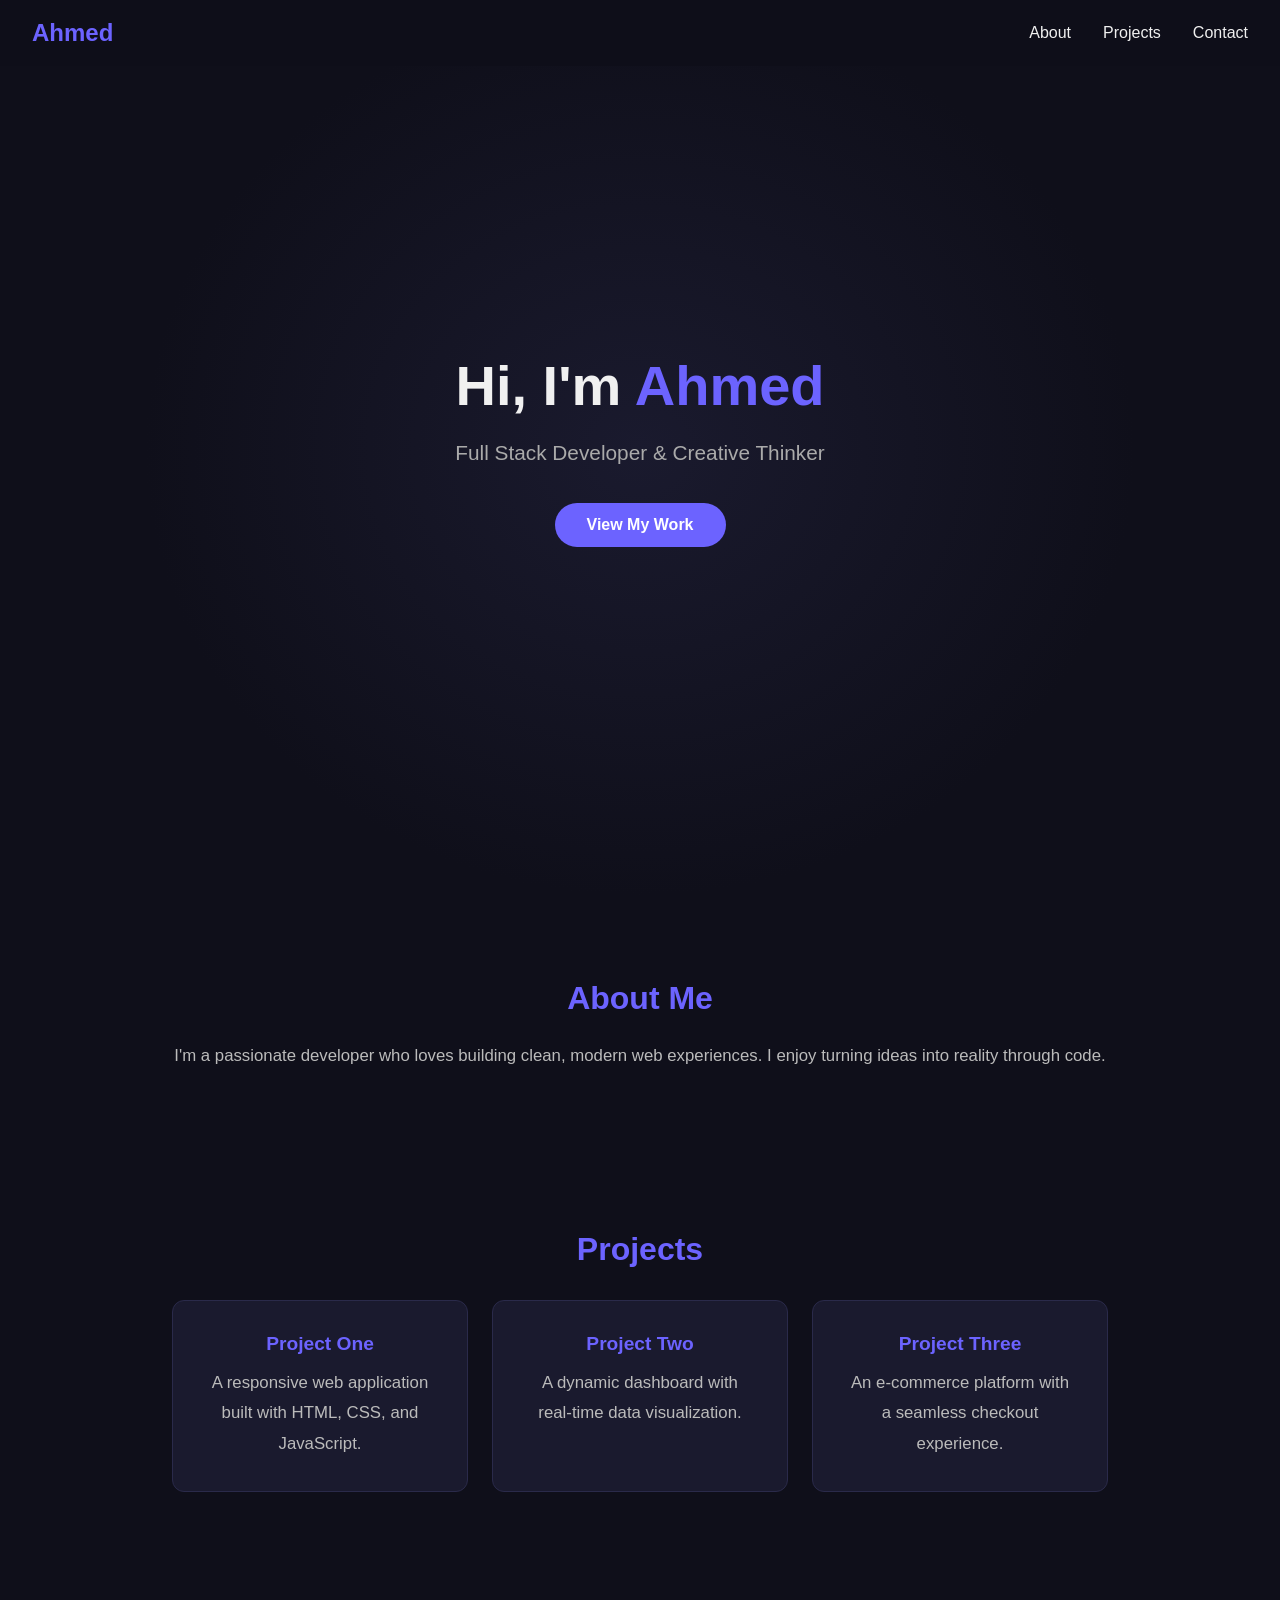
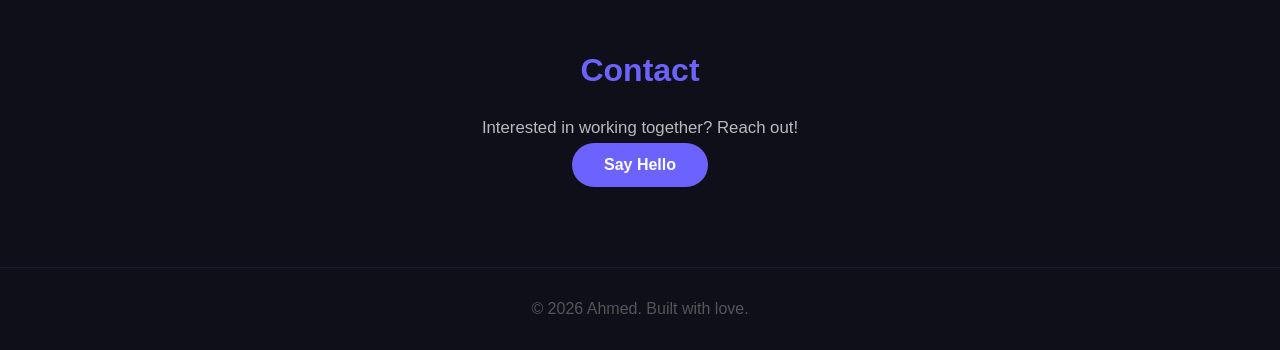
<file: index.html>
<!DOCTYPE html>
<html lang="en">
<head>
  <meta charset="UTF-8" />
  <meta name="viewport" content="width=device-width, initial-scale=1.0" />
  <title>My Portfolio</title>
  <link rel="stylesheet" href="style.css" />
</head>
<body>
  <nav>
    <div class="logo">Ahmed</div>
    <ul>
      <li><a href="#about">About</a></li>
      <li><a href="#projects">Projects</a></li>
      <li><a href="#contact">Contact</a></li>
    </ul>
  </nav>

  <section class="hero">
    <div class="hero-content">
      <h1>Hi, I'm <span>Ahmed</span></h1>
      <p>Full Stack Developer &amp; Creative Thinker</p>
      <a href="#projects" class="btn">View My Work</a>
    </div>
  </section>

  <section id="about">
    <h2>About Me</h2>
    <p>I'm a passionate developer who loves building clean, modern web experiences. I enjoy turning ideas into reality through code.</p>
  </section>

  <section id="projects">
    <h2>Projects</h2>
    <div class="cards">
      <div class="card">
        <h3>Project One</h3>
        <p>A responsive web application built with HTML, CSS, and JavaScript.</p>
      </div>
      <div class="card">
        <h3>Project Two</h3>
        <p>A dynamic dashboard with real-time data visualization.</p>
      </div>
      <div class="card">
        <h3>Project Three</h3>
        <p>An e-commerce platform with a seamless checkout experience.</p>
      </div>
    </div>
  </section>

  <section id="contact">
    <h2>Contact</h2>
    <p>Interested in working together? Reach out!</p>
    <a href="mailto:ahmedwasef@users.noreply.github.com" class="btn">Say Hello</a>
  </section>

  <footer>
    <p>&copy; 2026 Ahmed. Built with love.</p>
  </footer>

  <script src="script.js"></script>
</body>
</html>
</file>
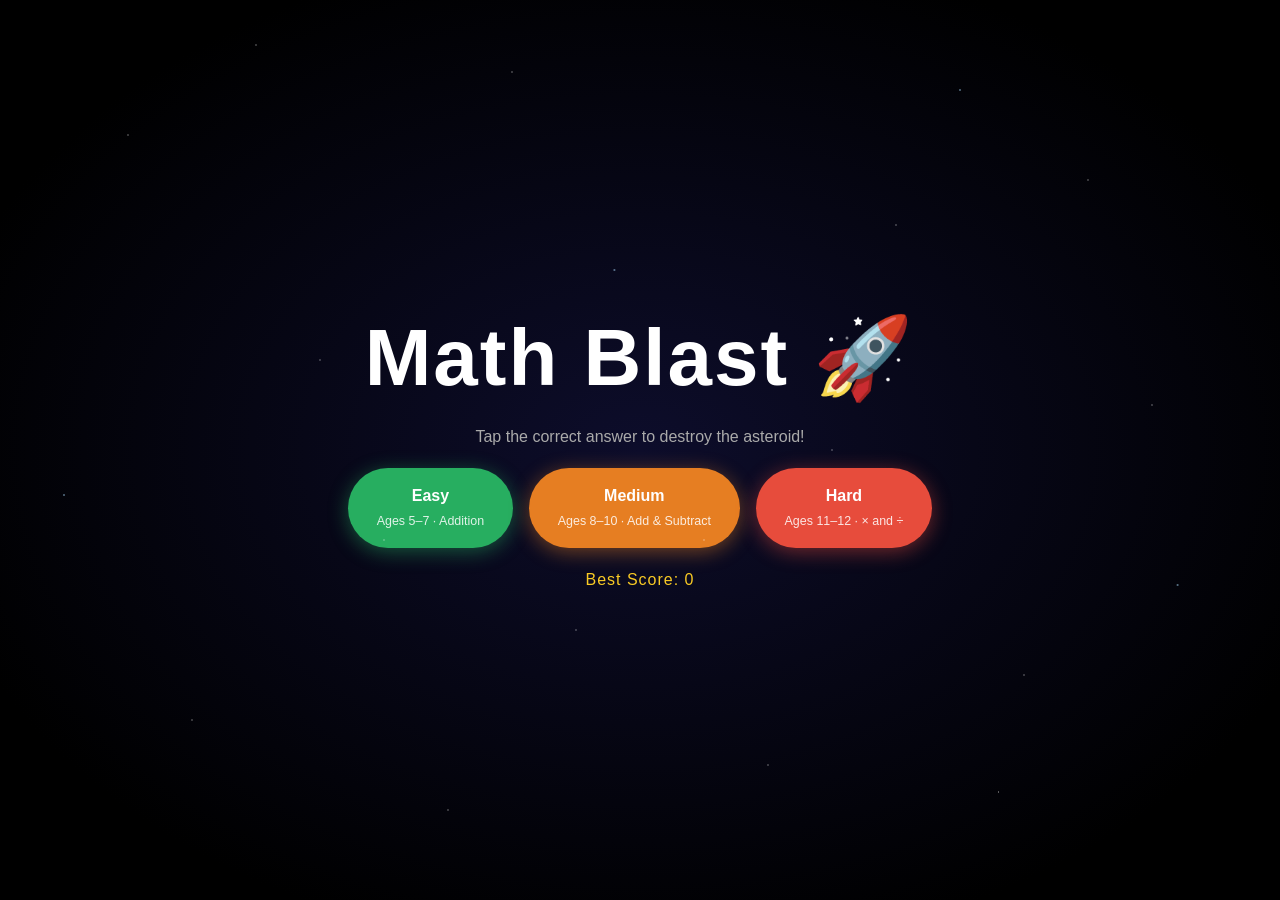
<file: math-blast/index.html>
<!DOCTYPE html>
<html lang="en">
<head>
  <meta charset="UTF-8" />
  <meta name="viewport" content="width=device-width, initial-scale=1.0, maximum-scale=1.0, user-scalable=no" />
  <meta name="mobile-web-app-capable" content="yes" />
  <meta name="apple-mobile-web-app-capable" content="yes" />
  <meta name="apple-mobile-web-app-status-bar-style" content="black-translucent" />
  <title>Math Blast</title>
  <link rel="stylesheet" href="style.css" />
</head>
<body>

  <canvas id="gameCanvas"></canvas>

  <!-- MENU -->
  <div id="screen-menu">
    <h1>Math Blast 🚀</h1>
    <p class="subtitle">Tap the correct answer to destroy the asteroid!</p>
    <div class="difficulty-buttons">
      <button class="btn-diff easy"   data-diff="easy">Easy<br><small>Ages 5–7 · Addition</small></button>
      <button class="btn-diff medium" data-diff="medium">Medium<br><small>Ages 8–10 · Add &amp; Subtract</small></button>
      <button class="btn-diff hard"   data-diff="hard">Hard<br><small>Ages 11–12 · × and ÷</small></button>
    </div>
    <p id="menu-highscore">Best Score: 0</p>
  </div>

  <!-- HUD -->
  <div id="screen-hud" class="hidden">
    <span id="hud-score">Score: 0</span>
    <span id="hud-level">Level 1</span>
    <div id="hud-lives">♥ ♥ ♥</div>
  </div>

  <!-- ANSWER CHOICES PANEL -->
  <div id="choices-panel" class="hidden">
    <button class="choice-btn" data-idx="0"></button>
    <button class="choice-btn" data-idx="1"></button>
    <button class="choice-btn" data-idx="2"></button>
    <button class="choice-btn" data-idx="3"></button>
  </div>

  <!-- GAME OVER -->
  <div id="screen-gameover" class="hidden">
    <h2>Game Over</h2>
    <p id="final-score"></p>
    <p id="new-record" class="hidden">🏆 New High Score!</p>
    <button id="btn-replay">Play Again</button>
    <button id="btn-menu">Change Difficulty</button>
  </div>

  <script src="game.js"></script>
</body>
</html>
</file>
<file: style.css>
* {
  margin: 0;
  padding: 0;
  box-sizing: border-box;
}

:root {
  --primary: #6c63ff;
  --dark: #0f0f1a;
  --light: #f0f0f0;
  --card-bg: #1a1a2e;
}

body {
  font-family: 'Segoe UI', Tahoma, Geneva, Verdana, sans-serif;
  background: var(--dark);
  color: var(--light);
  scroll-behavior: smooth;
}

/* NAV */
nav {
  display: flex;
  justify-content: space-between;
  align-items: center;
  padding: 1.2rem 2rem;
  position: fixed;
  width: 100%;
  top: 0;
  background: rgba(15, 15, 26, 0.9);
  backdrop-filter: blur(10px);
  z-index: 100;
}

.logo {
  font-size: 1.5rem;
  font-weight: 700;
  color: var(--primary);
}

nav ul {
  list-style: none;
  display: flex;
  gap: 2rem;
}

nav a {
  color: var(--light);
  text-decoration: none;
  transition: color 0.3s;
}

nav a:hover {
  color: var(--primary);
}

/* HERO */
.hero {
  height: 100vh;
  display: flex;
  align-items: center;
  justify-content: center;
  text-align: center;
  background: radial-gradient(ellipse at center, #1a1a2e 0%, #0f0f1a 70%);
}

.hero-content h1 {
  font-size: 3.5rem;
  margin-bottom: 1rem;
}

.hero-content h1 span {
  color: var(--primary);
}

.hero-content p {
  font-size: 1.3rem;
  color: #aaa;
  margin-bottom: 2rem;
}

.btn {
  display: inline-block;
  padding: 0.8rem 2rem;
  background: var(--primary);
  color: #fff;
  border-radius: 30px;
  text-decoration: none;
  font-weight: 600;
  transition: transform 0.3s, box-shadow 0.3s;
}

.btn:hover {
  transform: translateY(-3px);
  box-shadow: 0 10px 25px rgba(108, 99, 255, 0.4);
}

/* SECTIONS */
section {
  padding: 5rem 2rem;
  max-width: 1000px;
  margin: 0 auto;
  text-align: center;
}

section h2 {
  font-size: 2rem;
  margin-bottom: 1.5rem;
  color: var(--primary);
}

section p {
  color: #bbb;
  line-height: 1.8;
  font-size: 1.05rem;
}

/* CARDS */
.cards {
  display: grid;
  grid-template-columns: repeat(auto-fit, minmax(250px, 1fr));
  gap: 1.5rem;
  margin-top: 2rem;
}

.card {
  background: var(--card-bg);
  border-radius: 12px;
  padding: 2rem;
  border: 1px solid #2a2a4a;
  transition: transform 0.3s, box-shadow 0.3s;
}

.card:hover {
  transform: translateY(-6px);
  box-shadow: 0 15px 35px rgba(108, 99, 255, 0.2);
}

.card h3 {
  color: var(--primary);
  margin-bottom: 0.8rem;
  font-size: 1.2rem;
}

/* FOOTER */
footer {
  text-align: center;
  padding: 2rem;
  color: #555;
  border-top: 1px solid #1a1a2e;
}
</file>
<file: math-blast/style.css>
/* ── Reset ── */
*, *::before, *::after { margin: 0; padding: 0; box-sizing: border-box; }

body {
  background: #050520;
  overflow: hidden;
  font-family: 'Segoe UI', Tahoma, Geneva, Verdana, sans-serif;
  color: #fff;
  user-select: none;
  position: fixed;
  width: 100%; height: 100%;
  -webkit-text-size-adjust: 100%;
}

canvas {
  display: block;
  position: fixed;
  top: 0; left: 0;
  touch-action: none;
}

.hidden { display: none !important; }

/* ── Shared overlay base ── */
#screen-menu, #screen-hud, #screen-gameover, #choices-panel {
  position: fixed;
  z-index: 10;
}

/* ══════════════════════════════════
   MENU
══════════════════════════════════ */
#screen-menu {
  inset: 0;
  display: flex;
  flex-direction: column;
  align-items: center;
  justify-content: center;
  gap: 1.4rem;
  background: radial-gradient(ellipse at center, #0d0d2b 0%, #000 80%);
}

#screen-menu::before {
  content: '';
  position: fixed;
  inset: 0;
  pointer-events: none;
  background-image:
    radial-gradient(1px 1px at 10% 15%, #fff 0%, transparent 100%),
    radial-gradient(1px 1px at 25% 40%, #fff 0%, transparent 100%),
    radial-gradient(1px 1px at 40% 8%,  #fff 0%, transparent 100%),
    radial-gradient(1px 1px at 55% 60%, #fff 0%, transparent 100%),
    radial-gradient(1px 1px at 70% 25%, #fff 0%, transparent 100%),
    radial-gradient(1px 1px at 80% 75%, #fff 0%, transparent 100%),
    radial-gradient(1px 1px at 90% 45%, #fff 0%, transparent 100%),
    radial-gradient(1px 1px at 15% 80%, #fff 0%, transparent 100%),
    radial-gradient(1px 1px at 35% 90%, #fff 0%, transparent 100%),
    radial-gradient(1px 1px at 60% 85%, #fff 0%, transparent 100%),
    radial-gradient(1.5px 1.5px at 5%  55%, #adf 0%, transparent 100%),
    radial-gradient(1.5px 1.5px at 48% 30%, #adf 0%, transparent 100%),
    radial-gradient(1.5px 1.5px at 75% 10%, #adf 0%, transparent 100%),
    radial-gradient(1.5px 1.5px at 92% 65%, #adf 0%, transparent 100%),
    radial-gradient(1px 1px at 20% 5%,  #fff 0%, transparent 100%),
    radial-gradient(1px 1px at 65% 50%, #fff 0%, transparent 100%),
    radial-gradient(1px 1px at 85% 20%, #fff 0%, transparent 100%),
    radial-gradient(1px 1px at 45% 70%, #fff 0%, transparent 100%),
    radial-gradient(1px 1px at 30% 60%, #fff 0%, transparent 100%),
    radial-gradient(1px 1px at 78% 88%, #fff 0%, transparent 100%);
  opacity: 0.7;
}

#screen-menu h1 {
  font-size: clamp(2.5rem, 7vw, 5rem);
  letter-spacing: 2px;
  animation: pulse-glow 2.5s ease-in-out infinite;
}

@keyframes pulse-glow {
  0%, 100% { text-shadow: 0 0 12px #0ff, 0 0 28px #0ff; }
  50%       { text-shadow: 0 0 20px #ff0, 0 0 50px #ff0, 0 0 6px #fff; }
}

.subtitle { color: #aaa; font-size: 1rem; text-align: center; padding: 0 1rem; }

.difficulty-buttons {
  display: flex;
  gap: 1rem;
  flex-wrap: wrap;
  justify-content: center;
}

.btn-diff {
  padding: 1rem 1.8rem;
  border: none;
  border-radius: 40px;
  font-size: 1rem;
  font-weight: 700;
  cursor: pointer;
  transition: transform 0.2s, box-shadow 0.2s;
  line-height: 1.5;
  text-align: center;
  min-width: 140px;
  touch-action: manipulation;
  -webkit-tap-highlight-color: transparent;
}
.btn-diff small { font-weight: 400; font-size: 0.78rem; opacity: 0.85; }
.btn-diff:hover  { transform: scale(1.08); }
.btn-diff.easy   { background: #27ae60; color: #fff; box-shadow: 0 4px 20px #27ae6077; }
.btn-diff.medium { background: #e67e22; color: #fff; box-shadow: 0 4px 20px #e67e2277; }
.btn-diff.hard   { background: #e74c3c; color: #fff; box-shadow: 0 4px 20px #e74c3c77; }

#menu-highscore { color: #f9ca24; font-size: 1rem; letter-spacing: 1px; }

/* ══════════════════════════════════
   HUD
══════════════════════════════════ */
#screen-hud {
  top: 0; left: 0; right: 0;
  display: flex;
  justify-content: space-between;
  align-items: center;
  padding: 0.8rem 1.4rem;
  background: rgba(5, 5, 32, 0.82);
  backdrop-filter: blur(6px);
  font-size: 1.1rem;
  font-weight: 600;
}
#hud-score { color: #0ff; }
#hud-level { color: #f9ca24; }
#hud-lives { color: #e74c3c; letter-spacing: 4px; font-size: 1.3rem; }

/* ══════════════════════════════════
   ANSWER CHOICES PANEL
══════════════════════════════════ */
#choices-panel {
  bottom: 0; left: 0; right: 0;
  display: grid;
  grid-template-columns: 1fr 1fr;
  gap: 10px;
  padding: 10px 12px;
  padding-bottom: max(10px, env(safe-area-inset-bottom, 10px));
  background: rgba(5, 5, 32, 0.88);
  backdrop-filter: blur(8px);
  border-top: 1px solid rgba(0,255,255,0.15);
}

.choice-btn {
  padding: 0;
  height: 64px;
  border: 2px solid rgba(0,255,255,0.3);
  border-radius: 16px;
  background: rgba(255,255,255,0.06);
  color: #fff;
  font-size: 1.7rem;
  font-weight: 800;
  cursor: pointer;
  touch-action: manipulation;
  -webkit-tap-highlight-color: transparent;
  transition: background 0.12s, transform 0.1s, border-color 0.12s;
  letter-spacing: 1px;
}

.choice-btn:hover  { background: rgba(0,255,255,0.15); border-color: #0ff; }
.choice-btn:active { transform: scale(0.93); background: rgba(0,255,255,0.25); }

/* Correct flash */
.choice-btn.flash-correct {
  background: #27ae60;
  border-color: #27ae60;
  transform: scale(1.06);
}
/* Wrong flash */
.choice-btn.flash-wrong {
  background: #e74c3c;
  border-color: #e74c3c;
  animation: shake 0.35s ease;
}

@keyframes shake {
  0%, 100% { transform: translateX(0); }
  20%       { transform: translateX(-8px); }
  40%       { transform: translateX(8px); }
  60%       { transform: translateX(-6px); }
  80%       { transform: translateX(6px); }
}

/* ══════════════════════════════════
   GAME OVER
══════════════════════════════════ */
#screen-gameover {
  inset: 0;
  display: flex;
  flex-direction: column;
  align-items: center;
  justify-content: center;
  gap: 1.2rem;
  background: rgba(5, 5, 32, 0.92);
  backdrop-filter: blur(8px);
}
#screen-gameover h2 {
  font-size: clamp(2rem, 6vw, 4rem);
  color: #e74c3c;
  text-shadow: 0 0 20px #e74c3c;
}
#final-score { font-size: 1.4rem; color: #0ff; }
#new-record  { font-size: 1.2rem; color: #f9ca24; text-shadow: 0 0 12px #f9ca24; }

#screen-gameover button {
  padding: 0.85rem 2.2rem;
  border: none;
  border-radius: 30px;
  font-size: 1rem;
  font-weight: 700;
  cursor: pointer;
  transition: transform 0.2s;
  touch-action: manipulation;
  -webkit-tap-highlight-color: transparent;
  min-width: 180px;
}
#screen-gameover button:hover { transform: scale(1.07); }
#btn-replay { background: #27ae60; color: #fff; box-shadow: 0 4px 16px #27ae6077; }
#btn-menu   { background: #555;    color: #fff; }

/* ══════════════════════════════════
   RESPONSIVE — MOBILE
══════════════════════════════════ */
@media (max-width: 600px) {
  #screen-menu    { gap: 1rem; padding: 1rem; }
  #screen-menu h1 { font-size: clamp(2rem, 10vw, 3rem); }
  .difficulty-buttons  { flex-direction: column; align-items: center; width: 100%; }
  .btn-diff { width: 85vw; max-width: 300px; }

  #screen-hud  { padding: 0.55rem 0.8rem; font-size: 0.9rem; }
  #hud-lives   { font-size: 1.1rem; letter-spacing: 2px; }

  .choice-btn  { height: 70px; font-size: 1.9rem; }

  #screen-gameover button { width: 80vw; max-width: 280px; }
}

/* iPhone notch safe areas */
@supports (padding: max(0px)) {
  #screen-hud {
    padding-top:   max(0.6rem, env(safe-area-inset-top));
    padding-left:  max(0.8rem, env(safe-area-inset-left));
    padding-right: max(0.8rem, env(safe-area-inset-right));
  }
}
</file>
